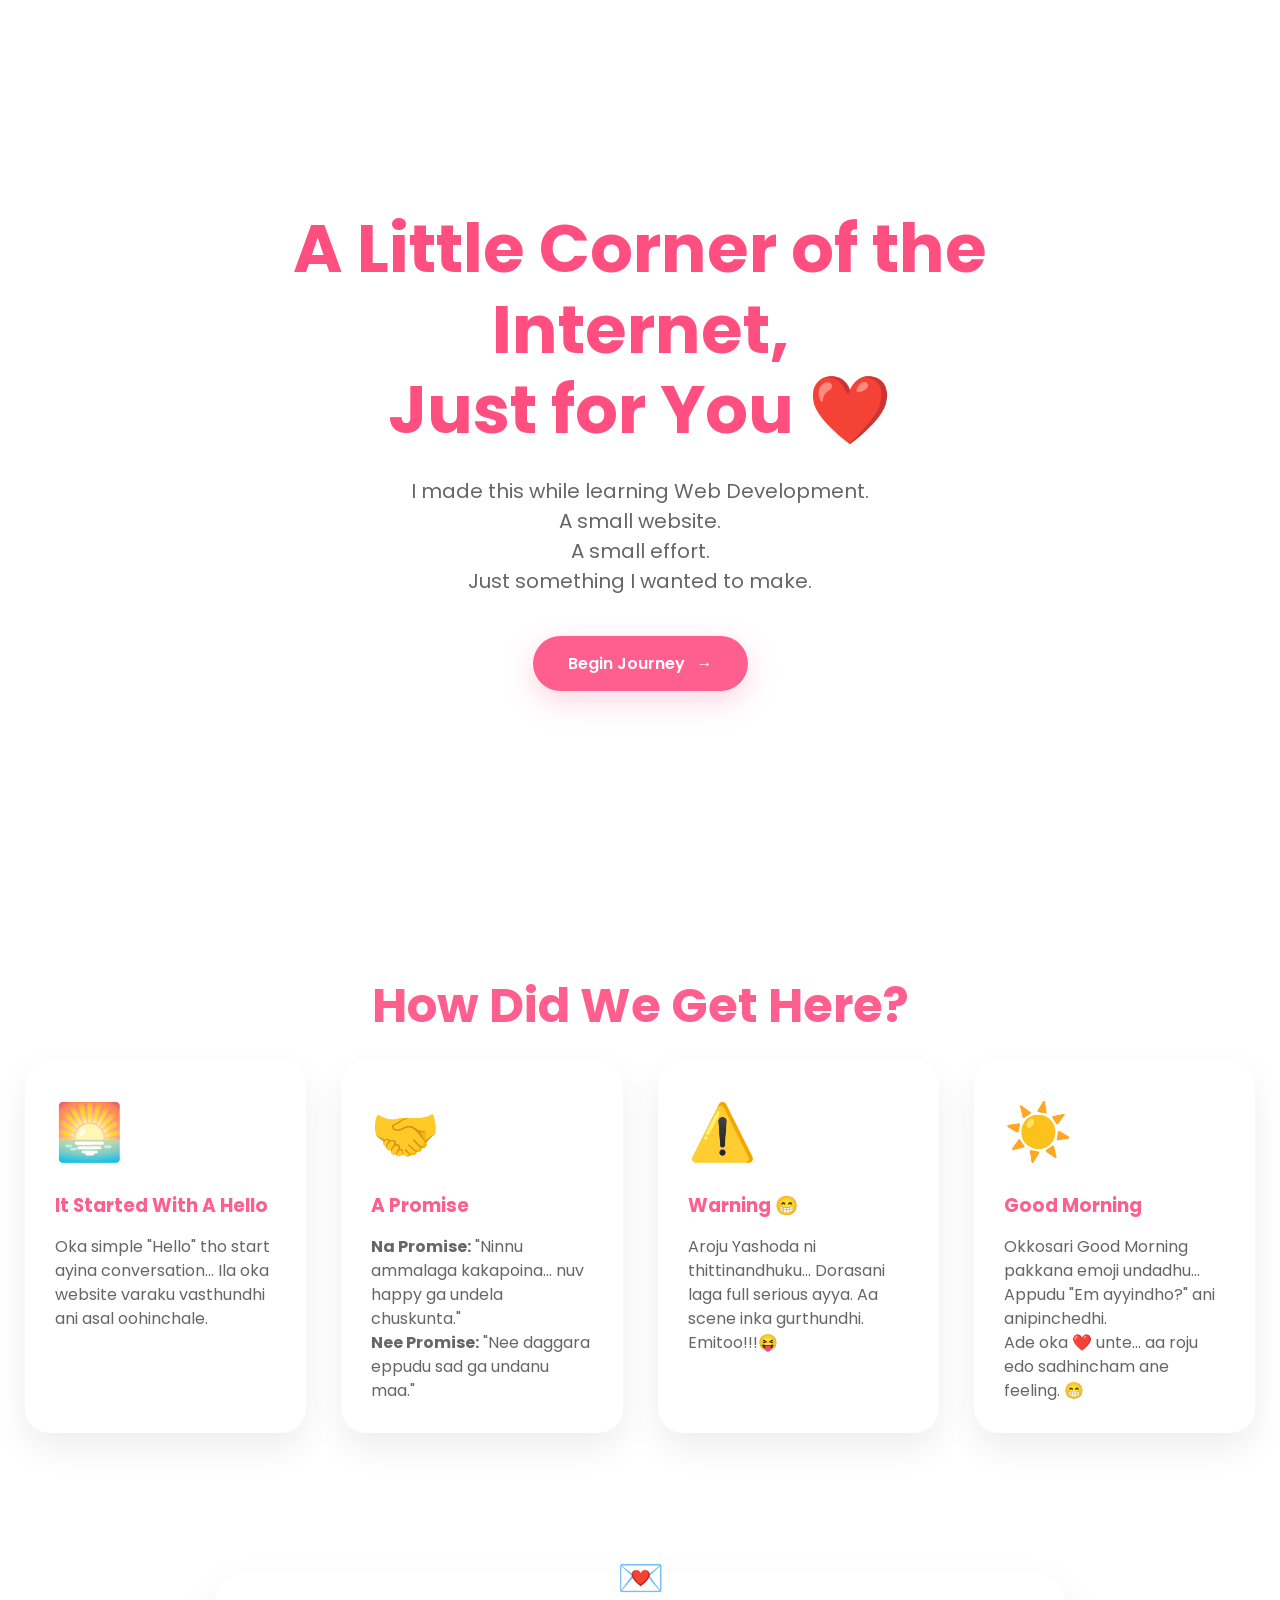
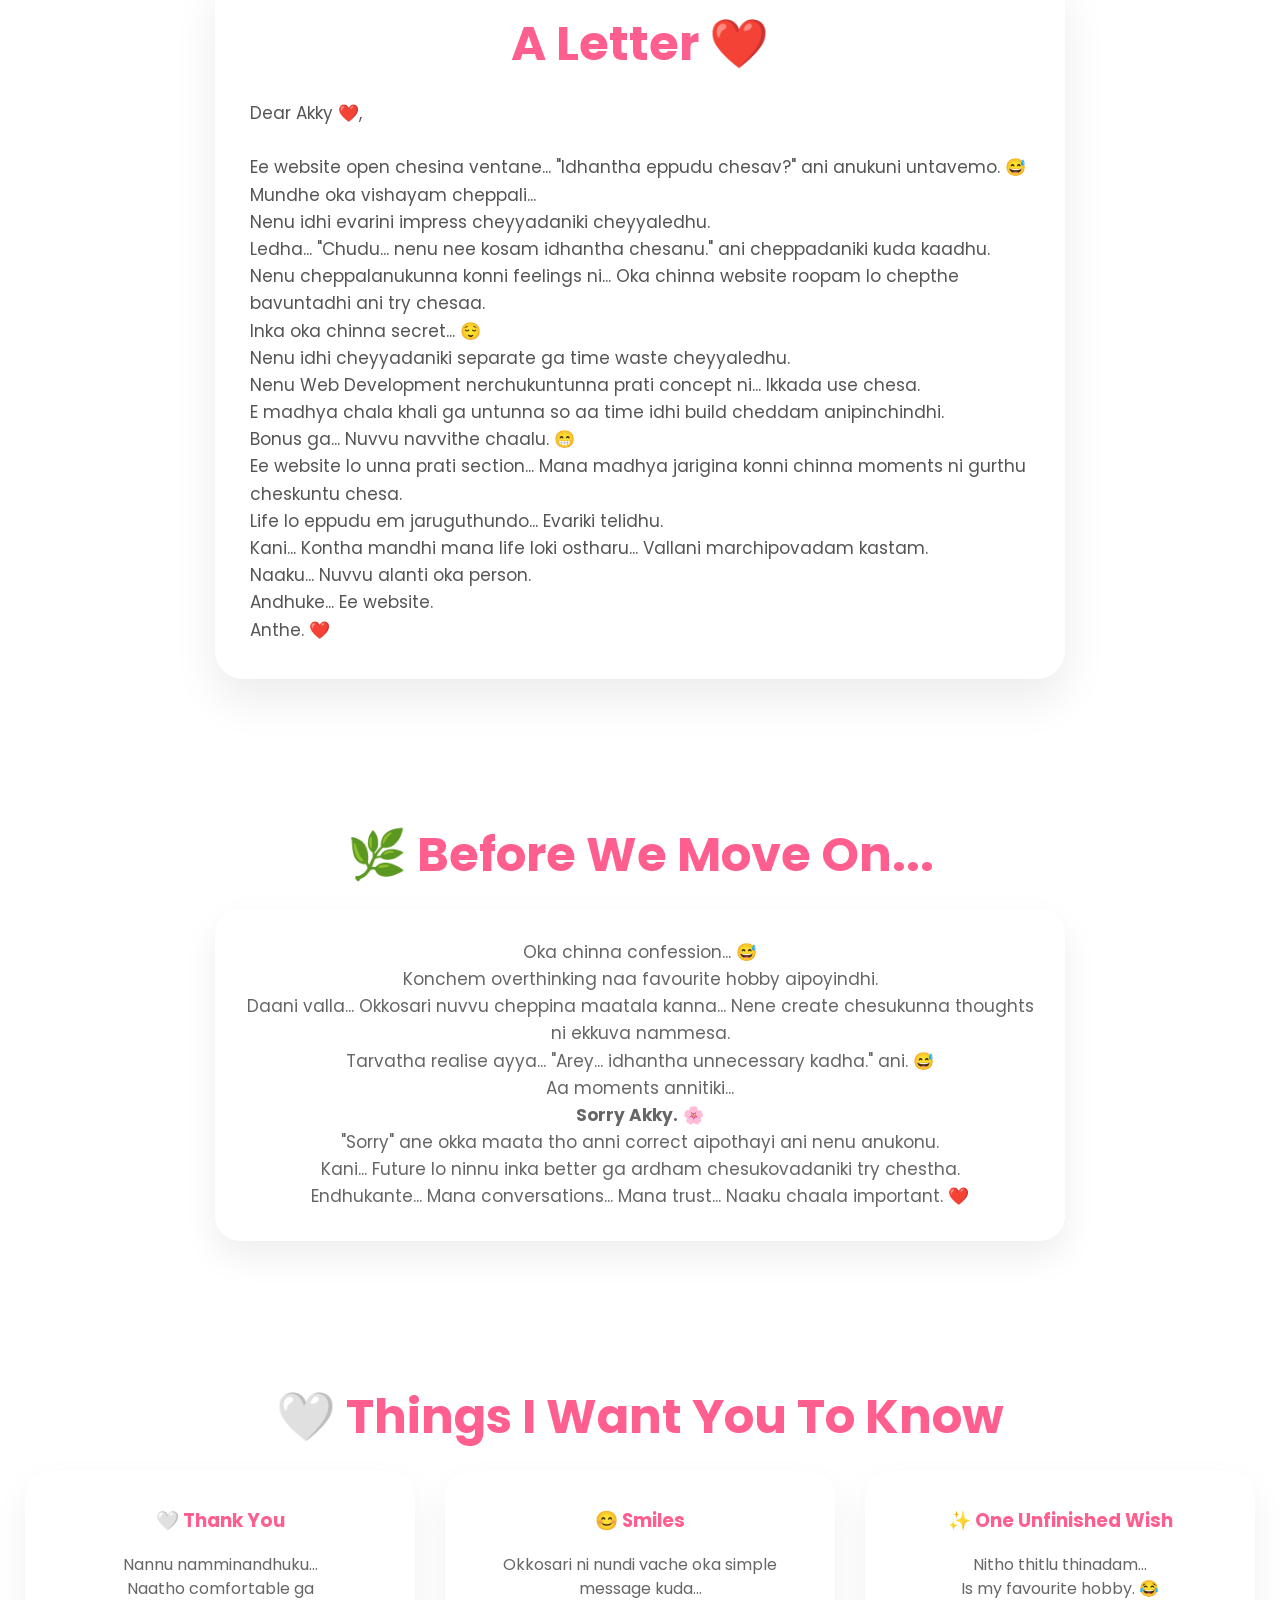
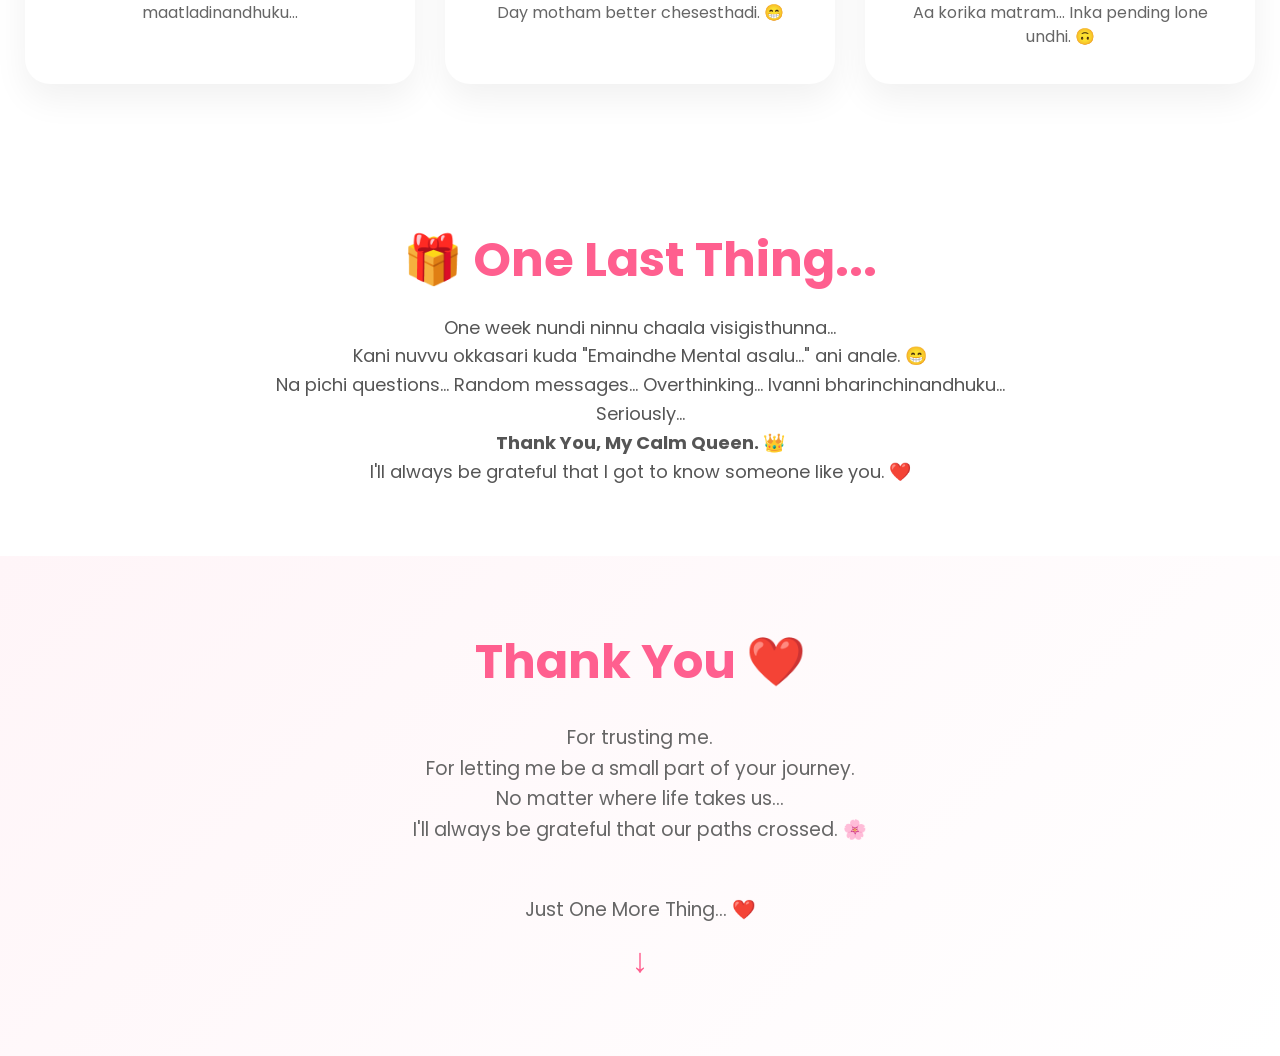
<file: index.html>
<!DOCTYPE html>
<html lang="en">

<head>

    <meta charset="UTF-8">
    <meta name="viewport" content="width=device-width, initial-scale=1.0">

    <title>For Executive Akky ❤️</title>

    <link rel="stylesheet" href="akky.css">

    <link rel="preconnect" href="https://fonts.googleapis.com">
    <link rel="preconnect" href="https://fonts.gstatic.com" crossorigin>

    <link href="https://fonts.googleapis.com/css2?family=Poppins:wght@300;400;500;600;700&display=swap" rel="stylesheet">

</head>

<body>

<!-- ================= HERO ================= -->

<section id="hero" class="hero">

    <div class="hero-content">

        <h1>
            A Little Corner of the Internet,
            <br>
            Just for You ❤️
        </h1>

        <p>

            I made this while learning
            Web Development.

            <br>

            A small website.

            <br>

            A small effort.

            <br>

            Just something I wanted to make.

        </p>

        <a href="#journey" class="journey-btn">

            Begin Journey

            <span>→</span>

        </a>

    </div>

</section>



<!-- ================= HOW DID WE GET HERE ================= -->

<section id="journey" class="journey">

    <h2>How Did We Get Here?</h2>

    <div class="memory-container">

        <div class="memory-card">

            <div class="emoji">🌅</div>

            <h3>It Started With A Hello</h3>

            <p>

                Oka simple "Hello" tho start ayina conversation...

                Ila oka website varaku vasthundhi ani

                asal oohinchale.

            </p>

        </div>


        <div class="memory-card">

            <div class="emoji">🤝</div>

            <h3>A Promise</h3>

            <p>

                <strong>Na Promise:</strong>

                "Ninnu ammalaga kakapoina...

                nuv happy ga undela chuskunta."

                <br>

                <strong>Nee Promise:</strong>

                "Nee daggara eppudu sad ga undanu maa."

            </p>

        </div>


        <div class="memory-card">

            <div class="emoji">⚠️</div>

            <h3>Warning 😁</h3>

            <p>

                Aroju Yashoda ni thittinandhuku...

                Dorasani laga full serious ayya. 

                Aa scene inka gurthundhi.<br>
Emitoo!!!😝

            </p>

        </div>


        <div class="memory-card">

            <div class="emoji">☀️</div>

            <h3>Good Morning</h3>

            <p>

                Okkosari Good Morning pakkana emoji undadhu...

                Appudu

                "Em ayyindho?"

                ani anipinchedhi.

                <br>

                Ade oka ❤️ unte...

                aa roju edo sadhincham ane feeling. 😁

            </p>

        </div>

    </div>

</section>



<!-- ================= LETTER ================= -->

<section id="letter" class="letter">

    <div class="letter-box">

        <h2>A Letter ❤️</h2>

        <div class="letter-content">

            <p>

                Dear Akky ❤️,

                <br><br>

                Ee website open chesina ventane...

                "Idhantha eppudu chesav?"

                ani anukuni untavemo. 😅

                <br>

                Mundhe oka vishayam cheppali...

                <br>

                Nenu idhi evarini impress cheyyadaniki cheyyaledhu.

                <br>

                Ledha...

                "Chudu...

                nenu nee kosam idhantha chesanu."

                ani cheppadaniki kuda kaadhu.

                <br>

                Nenu cheppalanukunna konni feelings ni...

                Oka chinna website roopam lo chepthe bavuntadhi ani try chesaa.

                <br>

                Inka oka chinna secret... 😌

                <br>

                Nenu idhi cheyyadaniki separate ga time waste cheyyaledhu.

                <br>

                Nenu Web Development nerchukuntunna prati concept ni...

                Ikkada use chesa.

                <br>

                E madhya chala khali ga untunna so aa time idhi build cheddam anipinchindhi.

                <br>

                Bonus ga...

                Nuvvu navvithe chaalu. 😁

                <br>

                Ee website lo unna prati section...

                Mana madhya jarigina konni chinna moments ni gurthu cheskuntu chesa.

                <br>

                Life lo eppudu em jaruguthundo...

                Evariki telidhu.

                <br>

                Kani...

                Kontha mandhi mana life loki ostharu...

                Vallani marchipovadam kastam.

                <br>

                Naaku...

                Nuvvu alanti oka person.

                <br>

                Andhuke...

                Ee website.

                <br>

                Anthe. ❤️

            </p>

        </div>

    </div>

</section>

<!-- ================= APOLOGY ================= -->

<section id="apology" class="apology">

    <h2>🌿 Before We Move On...</h2>

    <div class="apology-box">

        <p>

            Oka chinna confession... 😅

            <br>

            Konchem overthinking naa favourite hobby aipoyindhi.

            <br>

            Daani valla...

            Okkosari nuvvu cheppina maatala kanna...

            Nene create chesukunna thoughts ni ekkuva nammesa.

            <br>

            Tarvatha realise ayya...

            "Arey... idhantha unnecessary kadha."

            ani. 😅

            <br>

            Aa moments annitiki...

            <br>

            <strong>Sorry Akky.</strong> 🌸

            <br>

            "Sorry" ane okka maata tho anni correct aipothayi ani nenu anukonu.

            <br>

            Kani...

            Future lo ninnu inka better ga ardham chesukovadaniki try chestha.

            <br>

            Endhukante...

            Mana conversations...

            Mana trust...

            Naaku chaala important. ❤️

        </p>

    </div>

</section>



<!-- ================= THINGS I WANT YOU TO KNOW ================= -->

<section id="thoughts" class="thoughts">

    <h2>🤍 Things I Want You To Know</h2>

    <div class="thought-container">

        <div class="thought-card">

            <h3>🤍 Thank You</h3>

            <p>

                Nannu namminandhuku...

                <br>

                Naatho comfortable ga maatladinandhuku...


            </p>

        </div>



        <div class="thought-card">

            <h3>😊 Smiles</h3>

            <p>

                Okkosari ni nundi vache

                oka simple message kuda...

                <br>

                Day motham better chesesthadi. 😁

            </p>

        </div>



        <div class="thought-card">

            <h3>✨ One Unfinished Wish</h3>

            <p>

                Nitho thitlu thinadam...

                <br>

                Is my favourite hobby. 😂

                <br>

                Aa korika matram...

                Inka pending lone undhi. 🙃

            </p>

        </div>

    </div>

</section>



<!-- ================= ONE LAST THING ================= -->

<section id="ending" class="ending">

    <h2>🎁 One Last Thing...</h2>

    <p>

        One week nundi ninnu chaala visigisthunna...

        <br>

        Kani nuvvu okkasari kuda

        "Emaindhe Mental asalu..." ani anale. 😁

        <br>

        Na pichi questions...

        Random messages...

        Overthinking...

        Ivanni bharinchinandhuku...

        <br>

        Seriously...

        <br>

        <strong>Thank You, My Calm Queen. 👑</strong>

        <br>

        I'll always be grateful

        that I got to know someone like you. ❤️

    </p>

</section>



<!-- ================= THANK YOU ================= -->

<section class="thank-you">

    <h2>Thank You ❤️</h2>

    <p>

        For trusting me.

        <br>

        For letting me be

        a small part of your journey.

        <br>

        No matter where life takes us...

        <br>

        I'll always be grateful

        that our paths crossed.

        🌸

    </p>

    <div class="scroll-down">

    <p class="surprise-text">
        Just One More Thing... ❤️
    </p>

    <div class="arrow">

        ↓

    </div>

</div>

</section>



<!-- ================= FINAL GOODBYE ================= -->

<div class="black-screen">

    <div class="black-content">

        <h1>

            Take Care,

            <br>

            Executive Akky ❤️

        </h1>

        <p>

            — Mamatha 🌸

        </p>

    </div>

</div>



<script src="akky.js"></script>

</body>
</html>
</file>
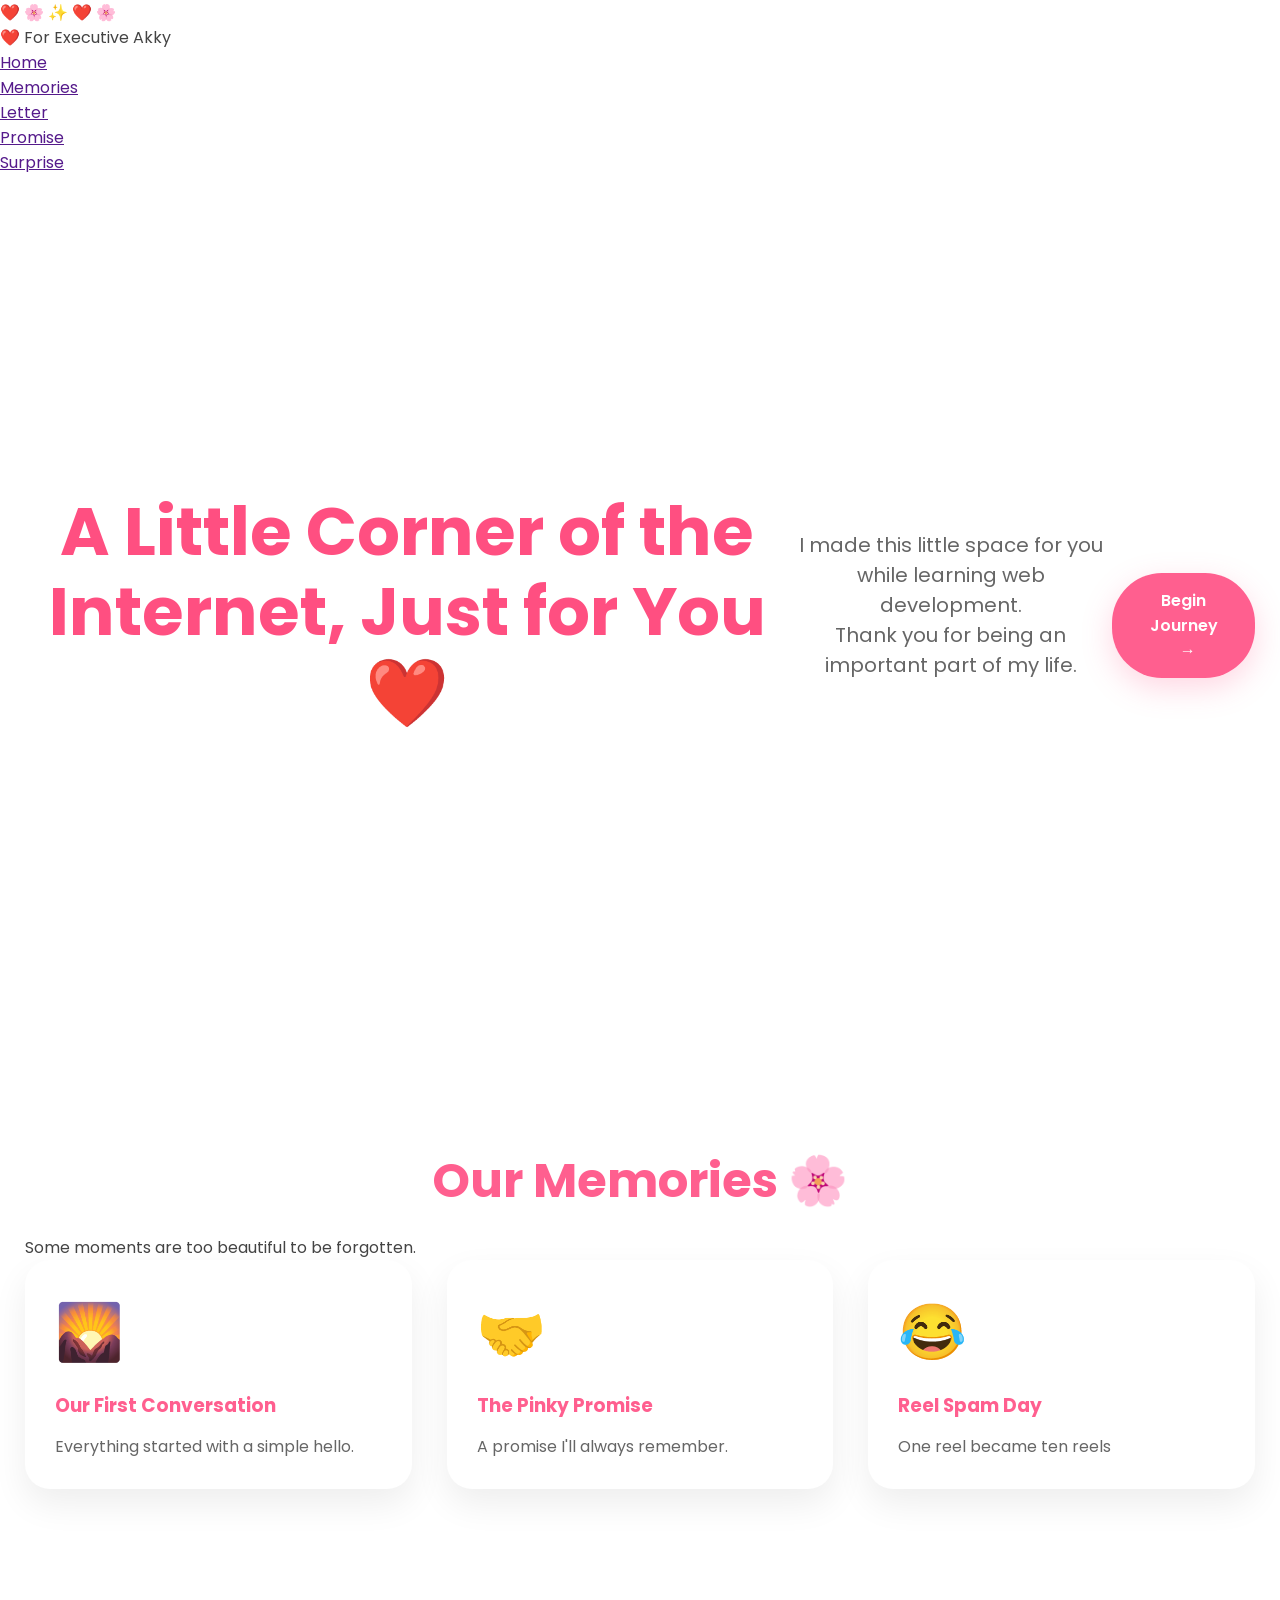
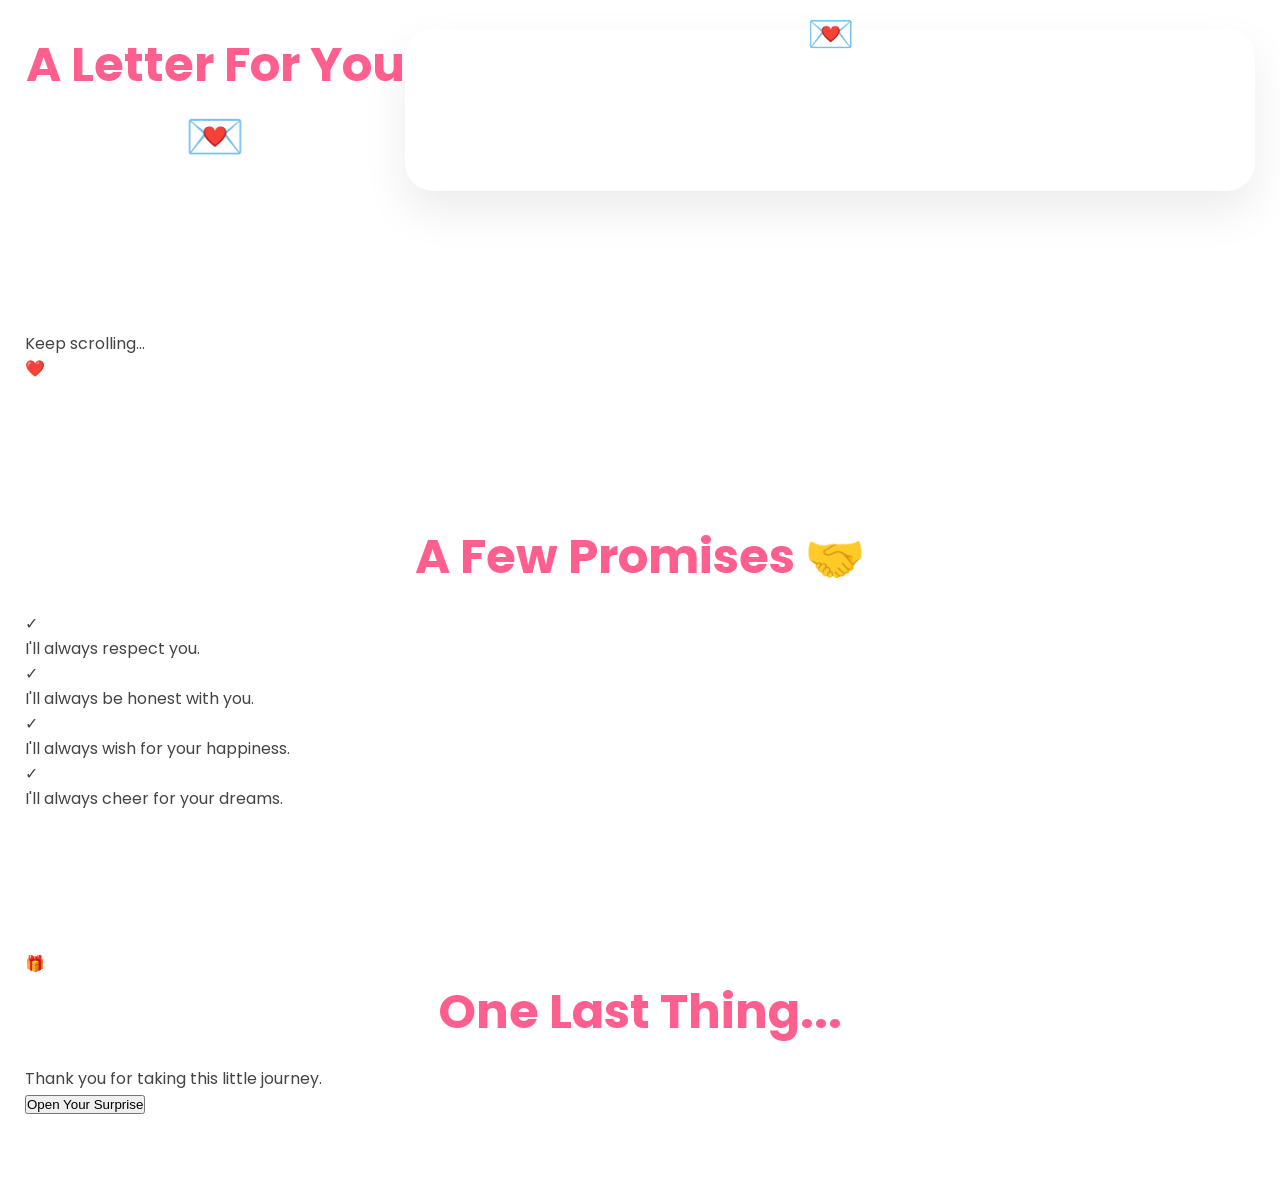
<file: executive_akky.html>
<!DOCTYPE html>
<html>
    <head>
        <meta charset="UTF-8">

        <meta name="viewport"
        content="width=device-width, initial-scale=1.0">
        <title>For Executive Akky ❤️</title>
        <link rel ="stylesheet" href="akky.css">
        <link rel="preconnect" href="https://fonts.googleapis.com">

        <link rel="preconnect" href="https://fonts.gstatic.com" crossorigin>

        <link href="https://fonts.googleapis.com/css2?family=Poppins:wght@300;400;500;600;700&display=swap" rel="stylesheet">
    </head>
    <body>
        <div class="background">
            <span>❤️</span>
            <span>🌸</span>
            <span>✨</span>
            <span>❤️</span>
            <span>🌸</span>
        </div>
        
        <nav>
            <div class="logo">
                ❤️ For Executive Akky
            </div>
            <ul class="nav-links">
                <li><a href="">Home</a></li>
                <li><a href="">Memories</a></li>
                <li><a href="">Letter</a></li>
                <li><a href="">Promise</a></li>
                <li><a href="">Surprise</a></li>
            </ul>
        </nav>
        <section class="hero">
            <h1>A Little Corner of the Internet, Just for You ❤️</h1>
            <p>I made this little space for you while learning web development.<br>
            Thank you for being an important part of my life.</p>
            <a class="journey-btn" href="#memories" id="journeyBtn">Begin Journey <span>&rarr;</span></a>
        </section>
        <section id="memories" class="memories">

            <h2>Our Memories 🌸</h2>

            <p class="memory-text">
                Some moments are too beautiful to be forgotten.
            </p>

            <div class="memory-container">

                <div class="memory-card hidden">
                    <div class="photo">
                        <div class="pin"></div>
                        <div class="emoji">🌄</div>
                    </div>
                    <h3>Our First Conversation</h3>
                    <p>Everything started with a simple hello.</p>
                </div>

                <div class="memory-card hidden">
                    <div class="photo">
                        <div class="pin"></div>
                        <div class="emoji">🤝</div>
                    </div>
                    <h3>The Pinky Promise </h3>
                    <p>A promise I'll always remember.</p>
                </div>

                <div class="memory-card hidden">
                    <div class="photo">
                        <div class="pin"></div>
                        <div class="emoji">😂</div>
                    </div>
                    <h3>Reel Spam Day</h3>
                    <p>One reel became ten reels</p>
                </div>

            </div>

        </section>

        <section id="Letter" class="letter">
            <h2>A Letter For You 💌</h2>
            <div class="letter-box">
                <p id="typing-text"></p>
            </div>
        </section>

        <section class="scroll-message">
            <p>Keep scrolling...</p>
            <span>❤️</span>
        </section>

        <section id="promise" class="promise">

            <h2>A Few Promises 🤝</h2>

            <div class="promise-container">

                <div class="promise-item hidden">
                    <span>✓</span>
                    <p>I'll always respect you.</p>
                </div>

                <div class="promise-item hidden">
                    <span>✓</span>
                    <p>I'll always be honest with you.</p>
                </div>

                <div class="promise-item hidden">
                    <span>✓</span>
                    <p>I'll always wish for your happiness.</p>
                </div>

                <div class="promise-item hidden">
                    <span>✓</span>
                    <p>I'll always cheer for your dreams.</p>
                </div>

            </div>

        </section>

        <section id="surprise" class="surprise">

            <div class="gift-box">
                <div class="gift-icon">🎁</div>
                <h2>One Last Thing...</h2>
                <p>
                    Thank you for taking this little journey.
                </p>
                <button id="surpriseBtn">
                    Open Your Surprise
                </button>
            </div>

        </section>
        <script src="akky.js"></script>
    </body>
</html>
</file>
<file: akky.css>
/* ===========================
        GLOBAL
=========================== */

*{
    margin:0;
    padding:0;
    box-sizing:border-box;
}

html{
    scroll-behavior:smooth;
}

body{

    font-family:'Poppins',sans-serif;

    background:linear-gradient(
        135deg,
        #fff9fa ,
        #d1a9b5,
        #ffffff,
    );

    color:#444;

    overflow-x:hidden;

}

/* ===========================
        HERO
=========================== */

.hero{

    min-height:100vh;

    display:flex;

    justify-content:center;

    align-items:center;

    text-align:center;

    padding:40px 25px;

}

.hero-content{

    max-width:850px;

}

.hero h1{

    font-size:clamp(2.5rem,6vw,4.2rem);

    line-height:1.2;

    color:#ff4f81;

    margin-bottom:25px;

}

.hero p{

    font-size:clamp(1rem,3vw,1.25rem);

    color:#666;

    line-height:1.5;

    margin-bottom:40px;

}

.journey-btn{

    display:inline-block;

    text-decoration:none;

    background:#ff5f8f;

    color:#fff;

    padding:15px 35px;

    border-radius:50px;

    font-weight:600;

    transition:.35s;

    box-shadow:0 10px 30px rgba(255,95,143,.25);

}

.journey-btn:hover{

    background:#ff4377;

    transform:translateY(-5px);

}

.journey-btn span{

    margin-left:8px;

}

/* ===========================
      SECTION COMMON
=========================== */

section{

    padding:70px 25px;

}

section h2{

    text-align:center;

    font-size:clamp(2rem,5vw,3rem);

    color:#ff5f8f;

    margin-bottom:18px;

}

.section-subtitle{

    text-align:center;

    color:#888;

    margin-bottom:60px;

}

/* ===========================
      JOURNEY
=========================== */

.memory-container{

    display:grid;

    grid-template-columns:repeat(auto-fit,minmax(280px,1fr));

    gap:35px;

}

.memory-card{

    background:#fff;

    padding:30px;

    border-radius:25px;

    box-shadow:0 15px 35px rgba(0,0,0,.07);

    transition:.35s;

}

.memory-card:hover{

    transform:translateY(-10px);

    box-shadow:0 20px 45px rgba(255,95,143,.18);

}

.emoji{

    font-size:55px;

    margin-bottom:18px;

}

.memory-card h3{

    color:#ff5f8f;

    margin-bottom:15px;

}

.memory-card p{

    line-height:1.5;

    color:#666;

}

/* ===========================
      LETTER
=========================== */

.letter{

    display:flex;

    justify-content:center;

}

.letter-box{

    width:100%;

    max-width:850px;

    background:#fff;

    padding:35px;

    border-radius:28px;

    box-shadow:0 20px 45px rgba(0,0,0,.08);

    position:relative;

}

.letter-box::before{

    content:"💌";

    position:absolute;

    top:-24px;

    left:50%;

    transform:translateX(-50%);

    font-size:38px;

}

.letter-content{

    margin-top:20px;

}

.letter-content p{

    font-size:17px;

    line-height:1.6;

    color:#555;

}

/* ===========================
        APOLOGY
=========================== */

.apology{

    text-align:center;

}

.apology-box{

    max-width:850px;

    margin:auto;

    background:#fff;

    padding:30px;

    border-radius:25px;

    box-shadow:0 15px 35px rgba(0,0,0,.07);

}

.apology-box p{

    color:#666;

    line-height:1.6;

    font-size:17px;

}

/* ===========================
      THOUGHTS
=========================== */

.thought-container{

    display:grid;

    grid-template-columns:repeat(auto-fit,minmax(250px,1fr));

    gap:30px;

}

.thought-card{

    background:#fff;

    padding:35px;

    border-radius:25px;

    text-align:center;

    box-shadow:0 15px 35px rgba(0,0,0,.06);

    transition:.35s;

}

.thought-card:hover{

    transform:translateY(-10px);

    box-shadow:0 20px 40px rgba(255,95,143,.18);

}

.thought-card h3{

    color:#ff5f8f;

    margin-bottom:18px;

}

.thought-card p{

    color:#666;

    line-height:1.5;

}

/* ===========================
        ENDING
=========================== */

.ending{

    text-align:center;

}

.ending p{

    max-width:750px;

    margin:auto;

    color:#555;

    line-height:1.6;

    font-size:18px;

}

/* ===========================
      THANK YOU
=========================== */

.thank-you{

    text-align:center;

    background:linear-gradient(
        135deg,
        #fff5f8,
        #ffffff
    );

}

.thank-you h2{

    margin-bottom:25px;

}

.thank-you p{

    color:#666;

    line-height:1.6;

    font-size:19px;

}

/* ===========================
      REVEAL ANIMATION
=========================== */

.memory-card,
.letter-box,
.apology-box,
.thought-card,
.ending,
.thank-you{

    opacity:0;

    transform:translateY(40px);

    transition:all .8s ease;

}

.show{

    opacity:1 !important;

    transform:translateY(0) !important;

}

/* ===========================
      BLACK SCREEN
=========================== */

.black-screen{

    position:fixed;

    inset:0;

    background:#000;

    display:flex;

    justify-content:center;

    align-items:center;

    text-align:center;

    opacity:0;

    visibility:hidden;

    transition:opacity 2s ease;

    z-index:9999;

}

.black-screen.show{

    opacity:1;

    visibility:visible;

}

.black-content h1{

    color:#fff;

    font-size:42px;

    line-height:1.3;

    opacity:0;

    transform:translateY(30px);

    transition:1.5s;

}

.black-screen.show .black-content h1{

    opacity:1;

    transform:translateY(0);

}

.black-content p{

    margin-top:25px;

    color:#aaa;

    font-size:18px;

}

/* ===========================
      RESPONSIVE
=========================== */

@media(max-width:768px){

section{

    padding:60px 20px;

}

.hero{

    padding:35px 20px;

}

.memory-container,
.thought-container{

    grid-template-columns:1fr;

}

.memory-card,
.thought-card{

    max-width:100%;

}

.letter-box,
.apology-box{

    padding:25px;

}

.letter-content p,
.apology-box p,
.thought-card p,
.ending p,
.thank-you p{

    font-size:16px;

    line-height:1.5;

}

.black-content h1{

    font-size:30px;

}

.black-content p{

    font-size:16px;

}

}

/* ===========================
      SCROLL DOWN
=========================== */

.scroll-down{

    margin-top:50px;

    text-align:center;

    color:#888;

}

.surprise-text{

    font-size:18px;

    margin-bottom:10px;

    color:#777;

}

.arrow{

    font-size:34px;

    color:#ff5f8f;

    animation:bounce 1.5s infinite;

}

@keyframes bounce{

    0%,100%{

        transform:translateY(0);

    }

    50%{

        transform:translateY(10px);

    }

}

@media(max-width:768px){

.surprise-text{

font-size:16px;

}

.arrow{

font-size:30px;

}

}
</file>
